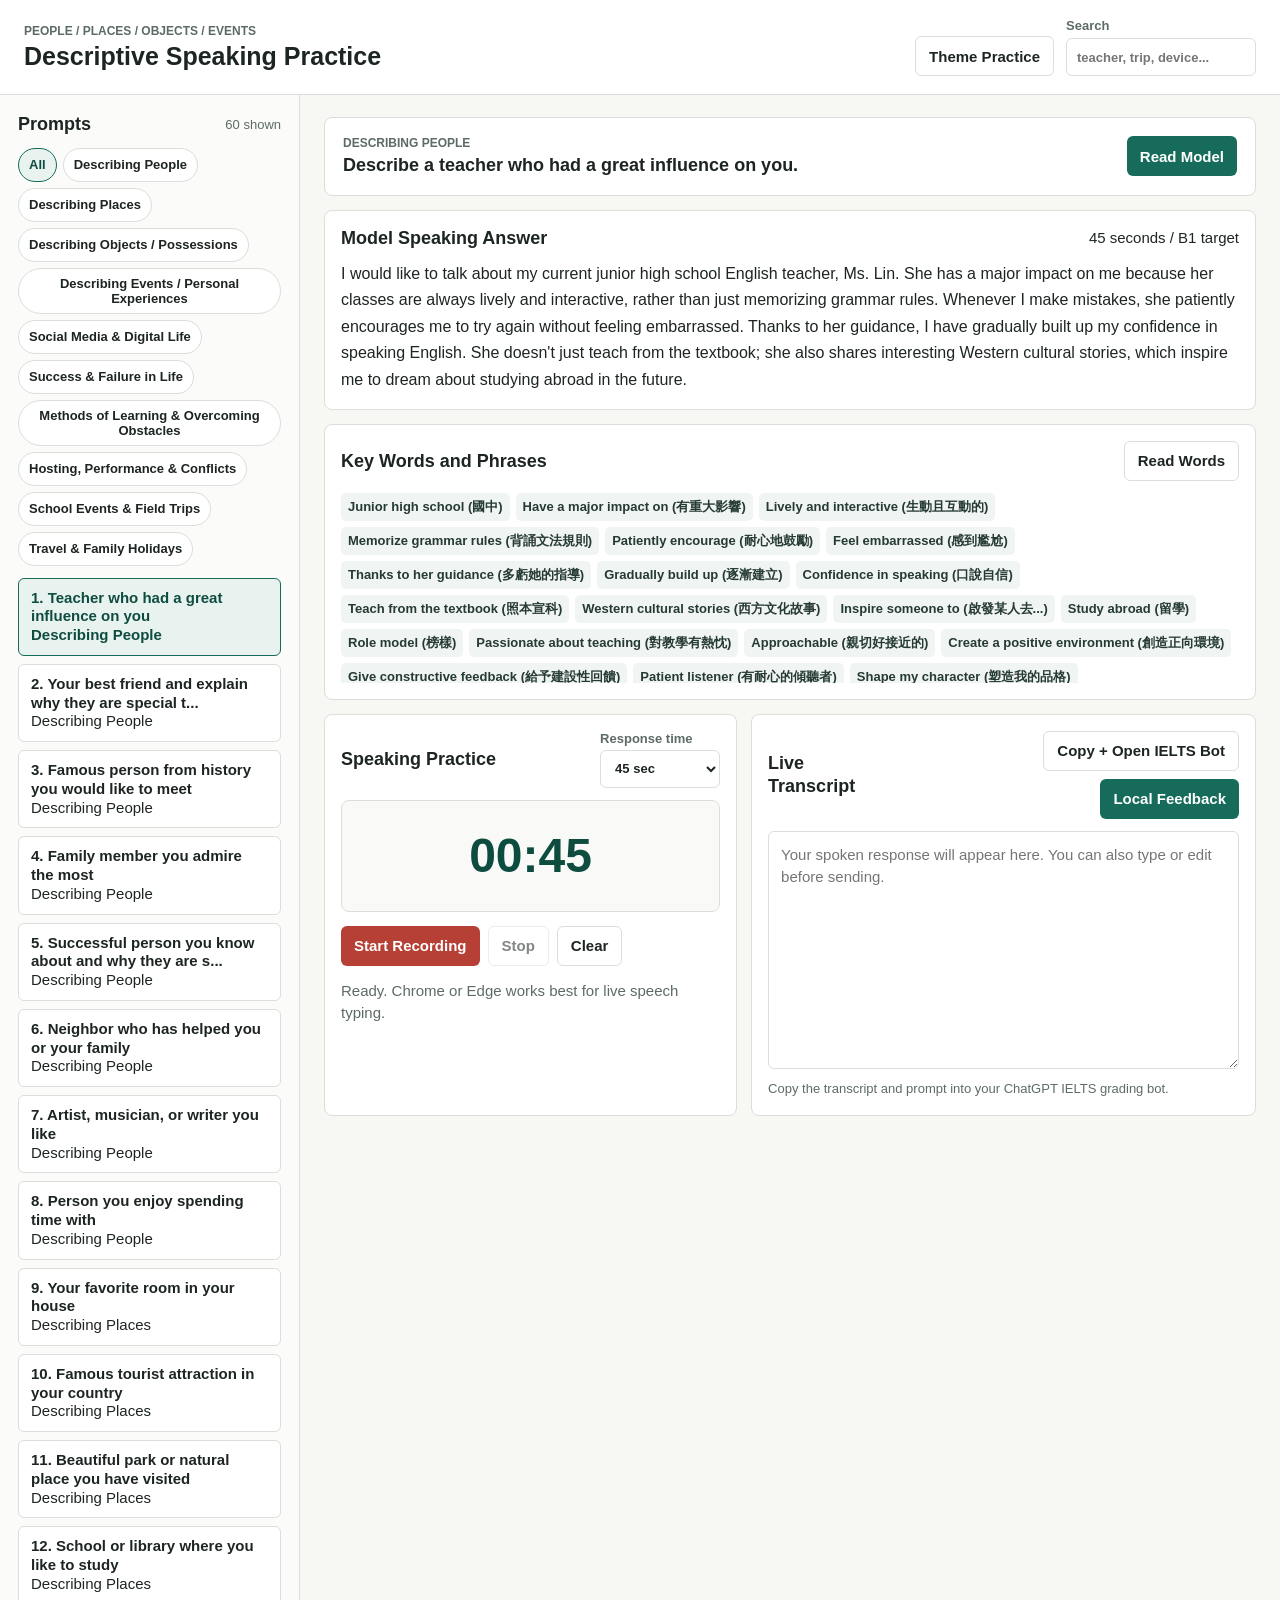
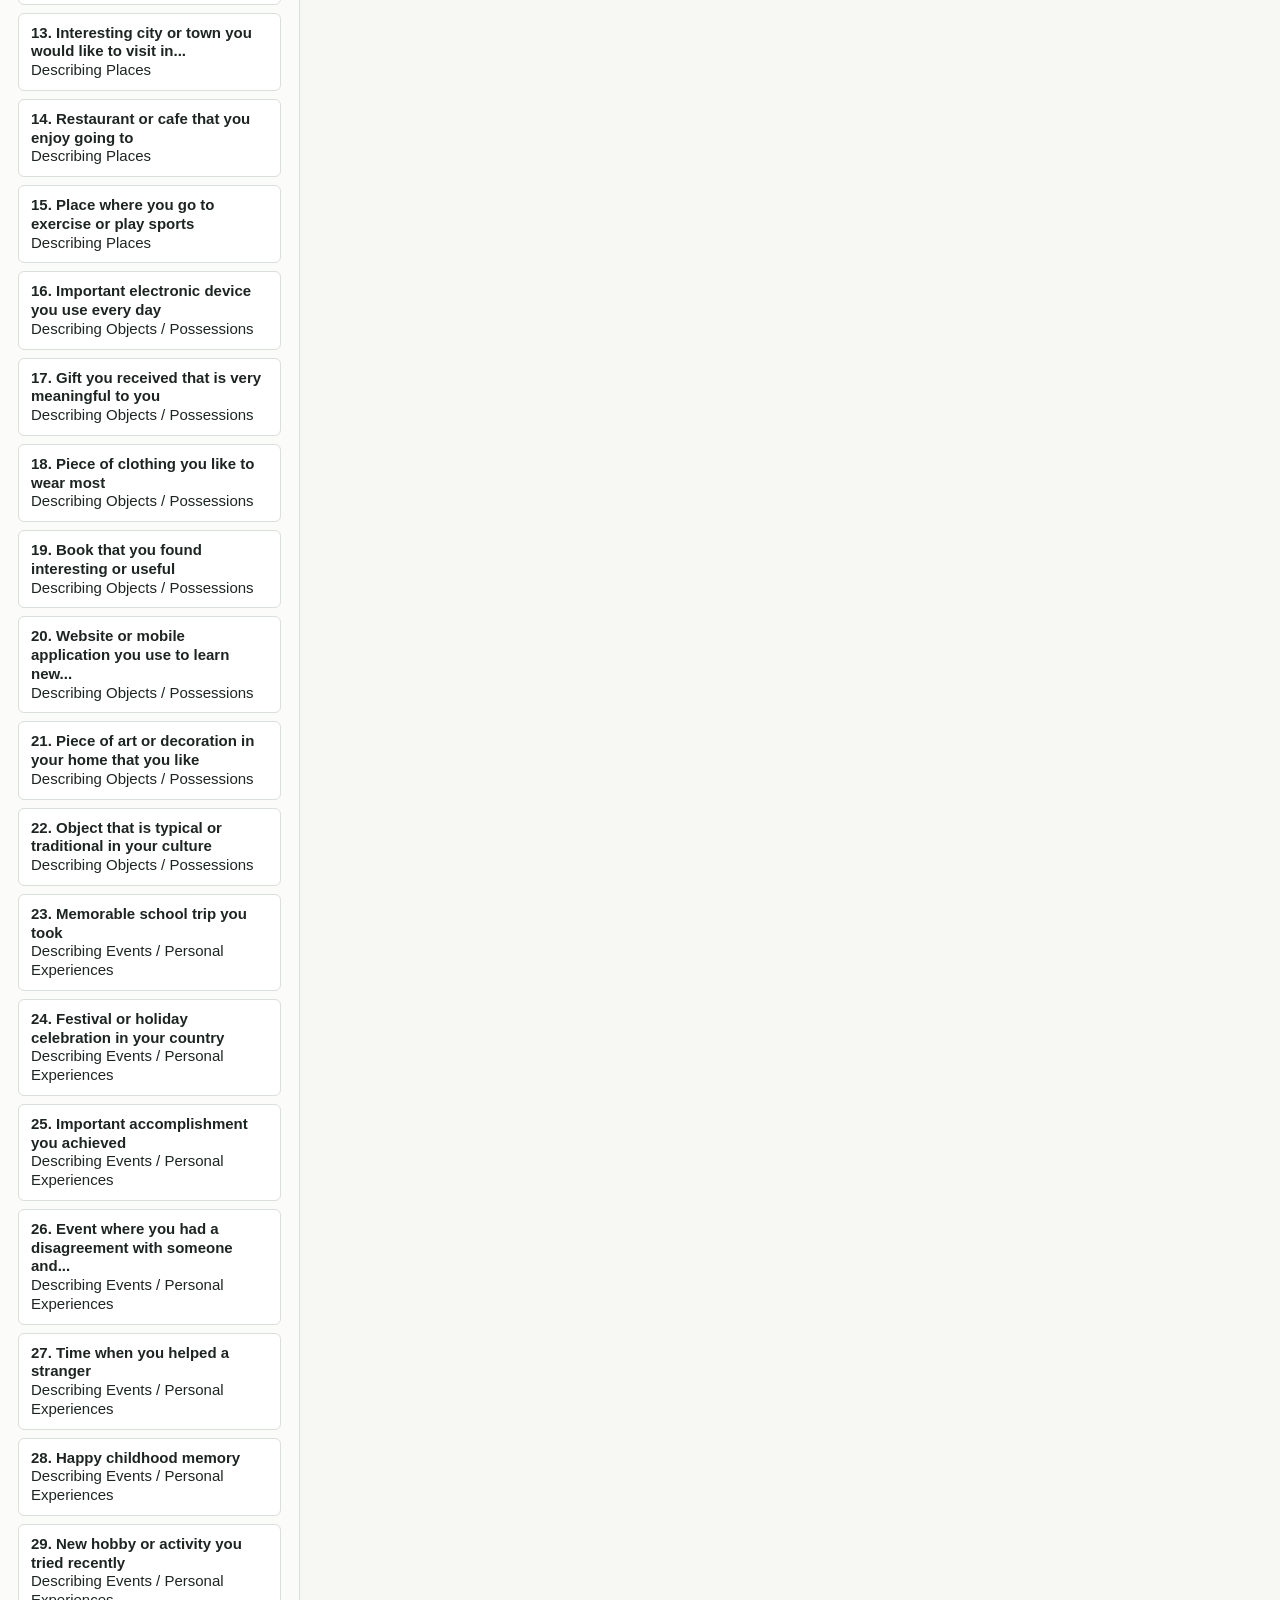
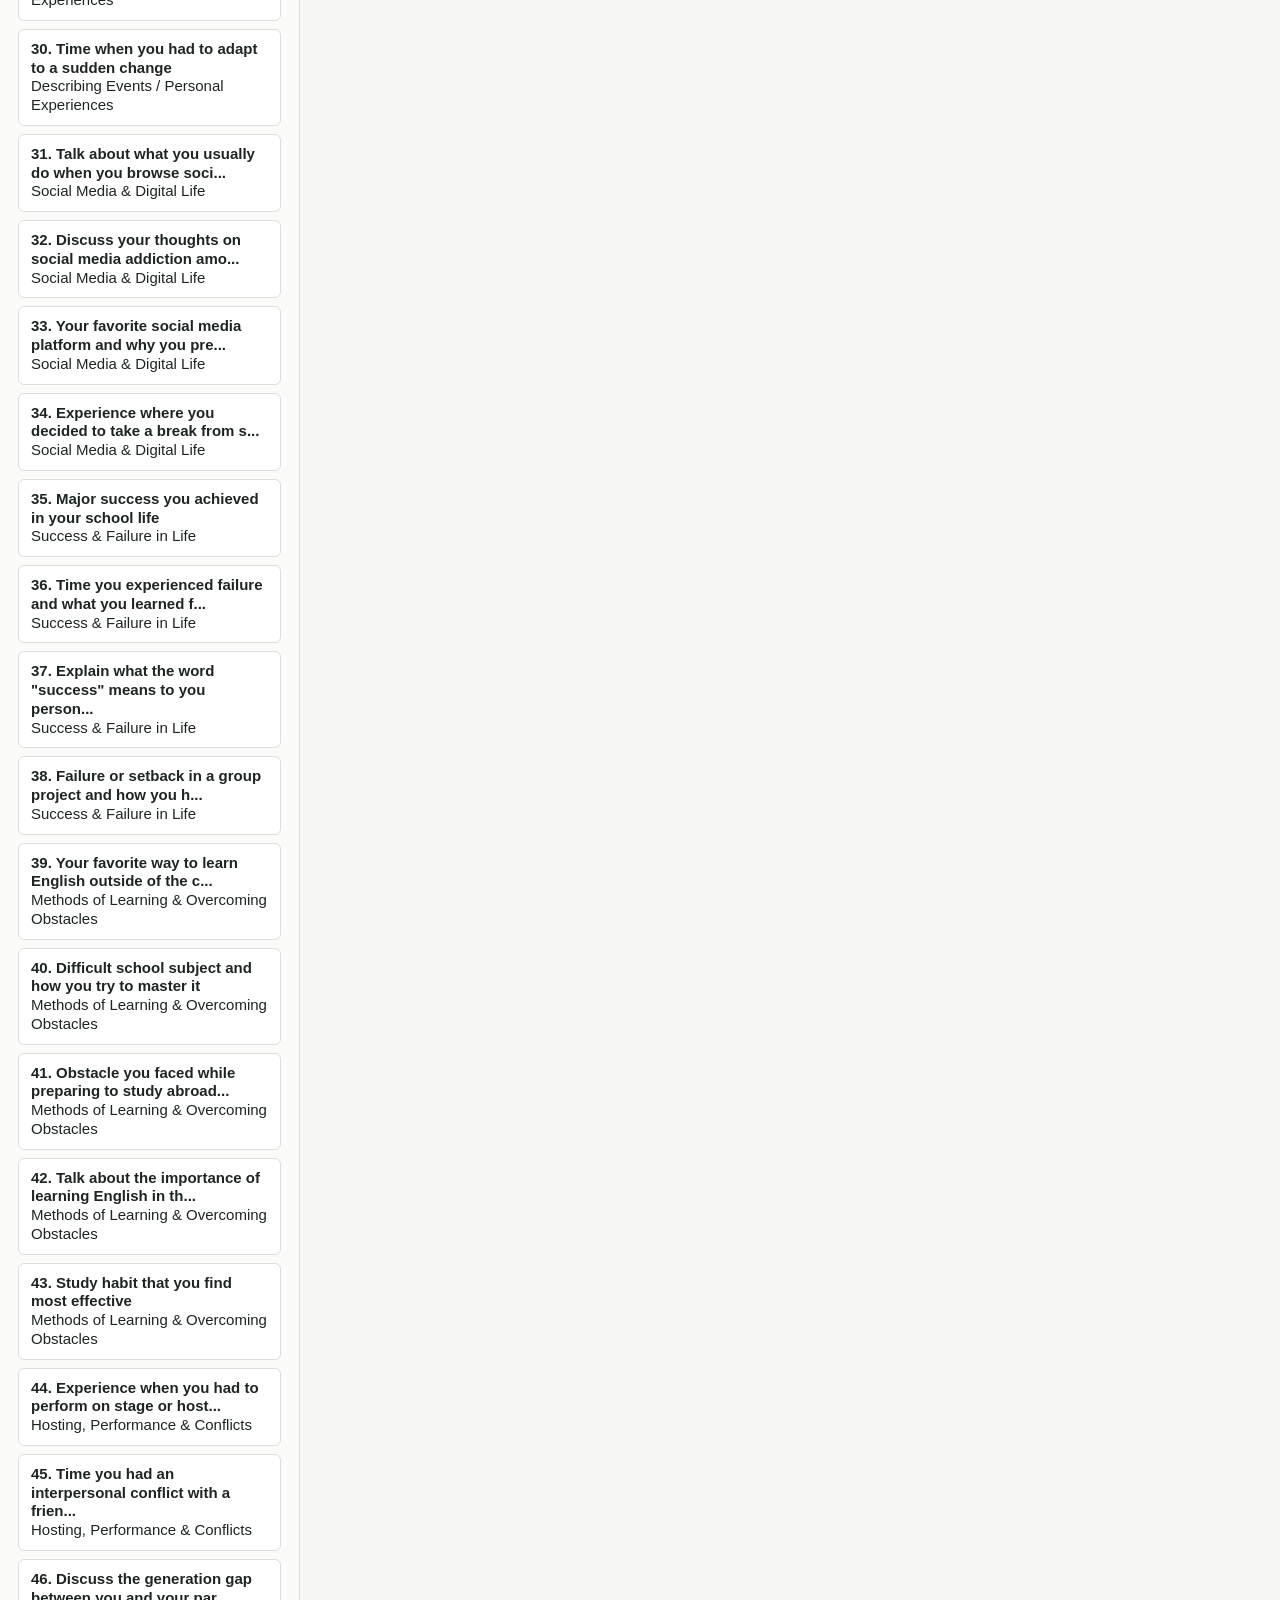
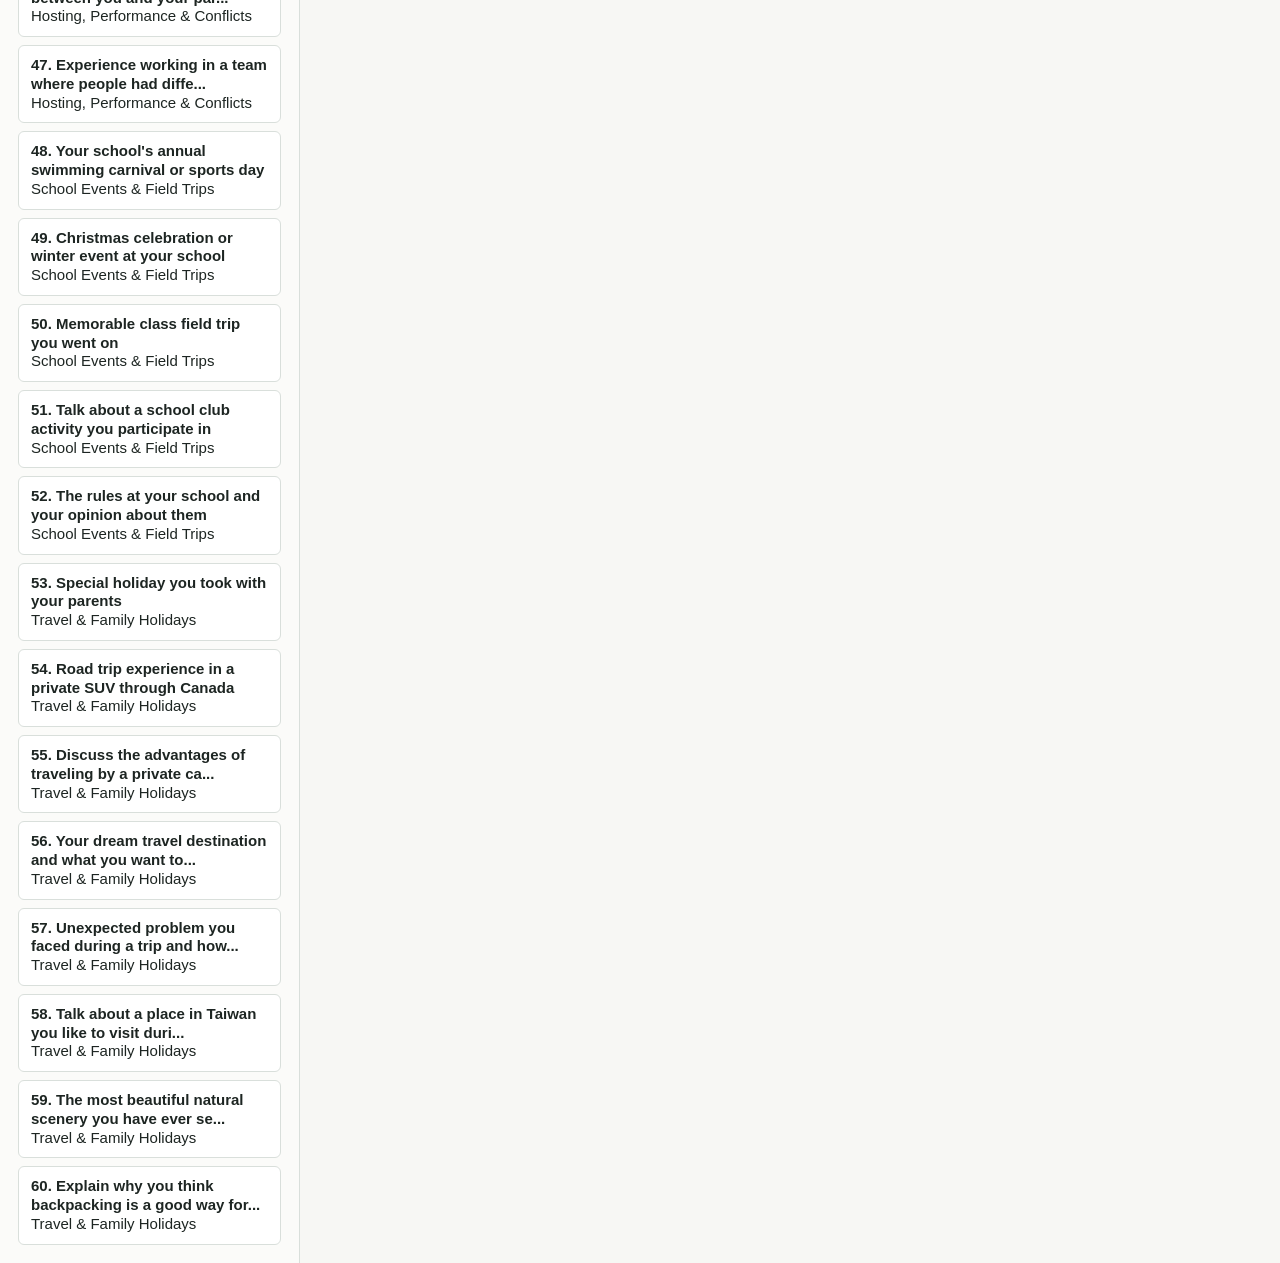
<file: descriptive-speaking.html>
<!doctype html>
<html lang="en">
  <head>
    <meta charset="utf-8">
    <meta name="viewport" content="width=device-width, initial-scale=1">
    <title>Descriptive Speaking Practice</title>
    <link rel="stylesheet" href="styles.css">
    <link rel="stylesheet" href="descriptive-speaking.css">
  </head>
  <body>
    <header class="topbar">
      <div>
        <p class="eyebrow">People / Places / Objects / Events</p>
        <h1>Descriptive Speaking Practice</h1>
      </div>
      <div class="top-actions">
        <a class="ghost-link" href="index.html">Theme Practice</a>
        <label class="search">
          <span>Search</span>
          <input id="searchInput" type="search" placeholder="teacher, trip, device...">
        </label>
      </div>
    </header>

    <main class="app-shell">
      <aside class="topic-panel" aria-label="Prompt board">
        <div class="panel-heading">
          <h2>Prompts</h2>
          <span id="topicCount"></span>
        </div>
        <div class="category-tabs" id="categoryTabs"></div>
        <div id="topicList" class="topic-list"></div>
      </aside>

      <section class="learning-panel" aria-label="Speaking content">
        <div class="prompt-band">
          <div>
            <p class="eyebrow" id="categoryLabel"></p>
            <h2 id="promptText"></h2>
          </div>
          <button id="readPromptBtn" class="primary-button" type="button">Read Model</button>
        </div>

        <section class="model-card">
          <div class="section-title">
            <h2>Model Speaking Answer</h2>
            <span>45 seconds / B1 target</span>
          </div>
          <p id="modelAnswer"></p>
        </section>

        <section class="keyword-card">
          <div class="section-title">
            <h2>Key Words and Phrases</h2>
            <button id="readKeywordsBtn" class="ghost-button" type="button">Read Words</button>
          </div>
          <div id="keywordGrid" class="keywords"></div>
        </section>

        <div class="practice-area">
          <section class="practice-box">
            <div class="section-title">
              <h2>Speaking Practice</h2>
              <label>
                Response time
                <select id="timeSelect">
                  <option value="30">30 sec</option>
                  <option value="45" selected>45 sec</option>
                  <option value="60">1 min</option>
                  <option value="90">1 min 30 sec</option>
                </select>
              </label>
            </div>
            <div class="timer-row">
              <div id="timerDisplay" class="timer">00:45</div>
              <div class="record-actions">
                <button id="recordBtn" class="danger-button" type="button">Start Recording</button>
                <button id="stopBtn" class="ghost-button" type="button" disabled>Stop</button>
                <button id="clearBtn" class="ghost-button" type="button">Clear</button>
              </div>
            </div>
            <p id="speechStatus" class="status-text">Ready. Chrome or Edge works best for live speech typing.</p>
            <audio id="audioPlayback" class="audio-playback" controls hidden></audio>
          </section>

          <section class="transcript-box">
            <div class="section-title">
              <h2>Live Transcript</h2>
              <div class="inline-actions">
                <button id="gptBotBtn" class="ghost-button" type="button">Copy + Open IELTS Bot</button>
                <button id="sendBtn" class="primary-button" type="button">Local Feedback</button>
              </div>
            </div>
            <textarea id="transcript" placeholder="Your spoken response will appear here. You can also type or edit before sending."></textarea>
            <p id="botStatus" class="status-text compact">Copy the transcript and prompt into your ChatGPT IELTS grading bot.</p>
          </section>
        </div>

        <section class="results-panel" id="resultsPanel" hidden>
          <div class="section-title">
            <h2>Practice Feedback</h2>
            <span id="gradeBadge" class="grade-badge"></span>
          </div>
          <div class="result-grid">
            <div>
              <h3>Organization Check</h3>
              <ul id="feedbackList"></ul>
            </div>
            <div>
              <h3>Suggested Revision Frame</h3>
              <p id="correctedText"></p>
            </div>
          </div>
          <div>
            <h3>Reference Model</h3>
            <p id="upgradedSample"></p>
          </div>
        </section>
      </section>
    </main>

    <script src="descriptive-data.js"></script>
    <script src="descriptive-speaking.js"></script>
  </body>
</html>
</file>
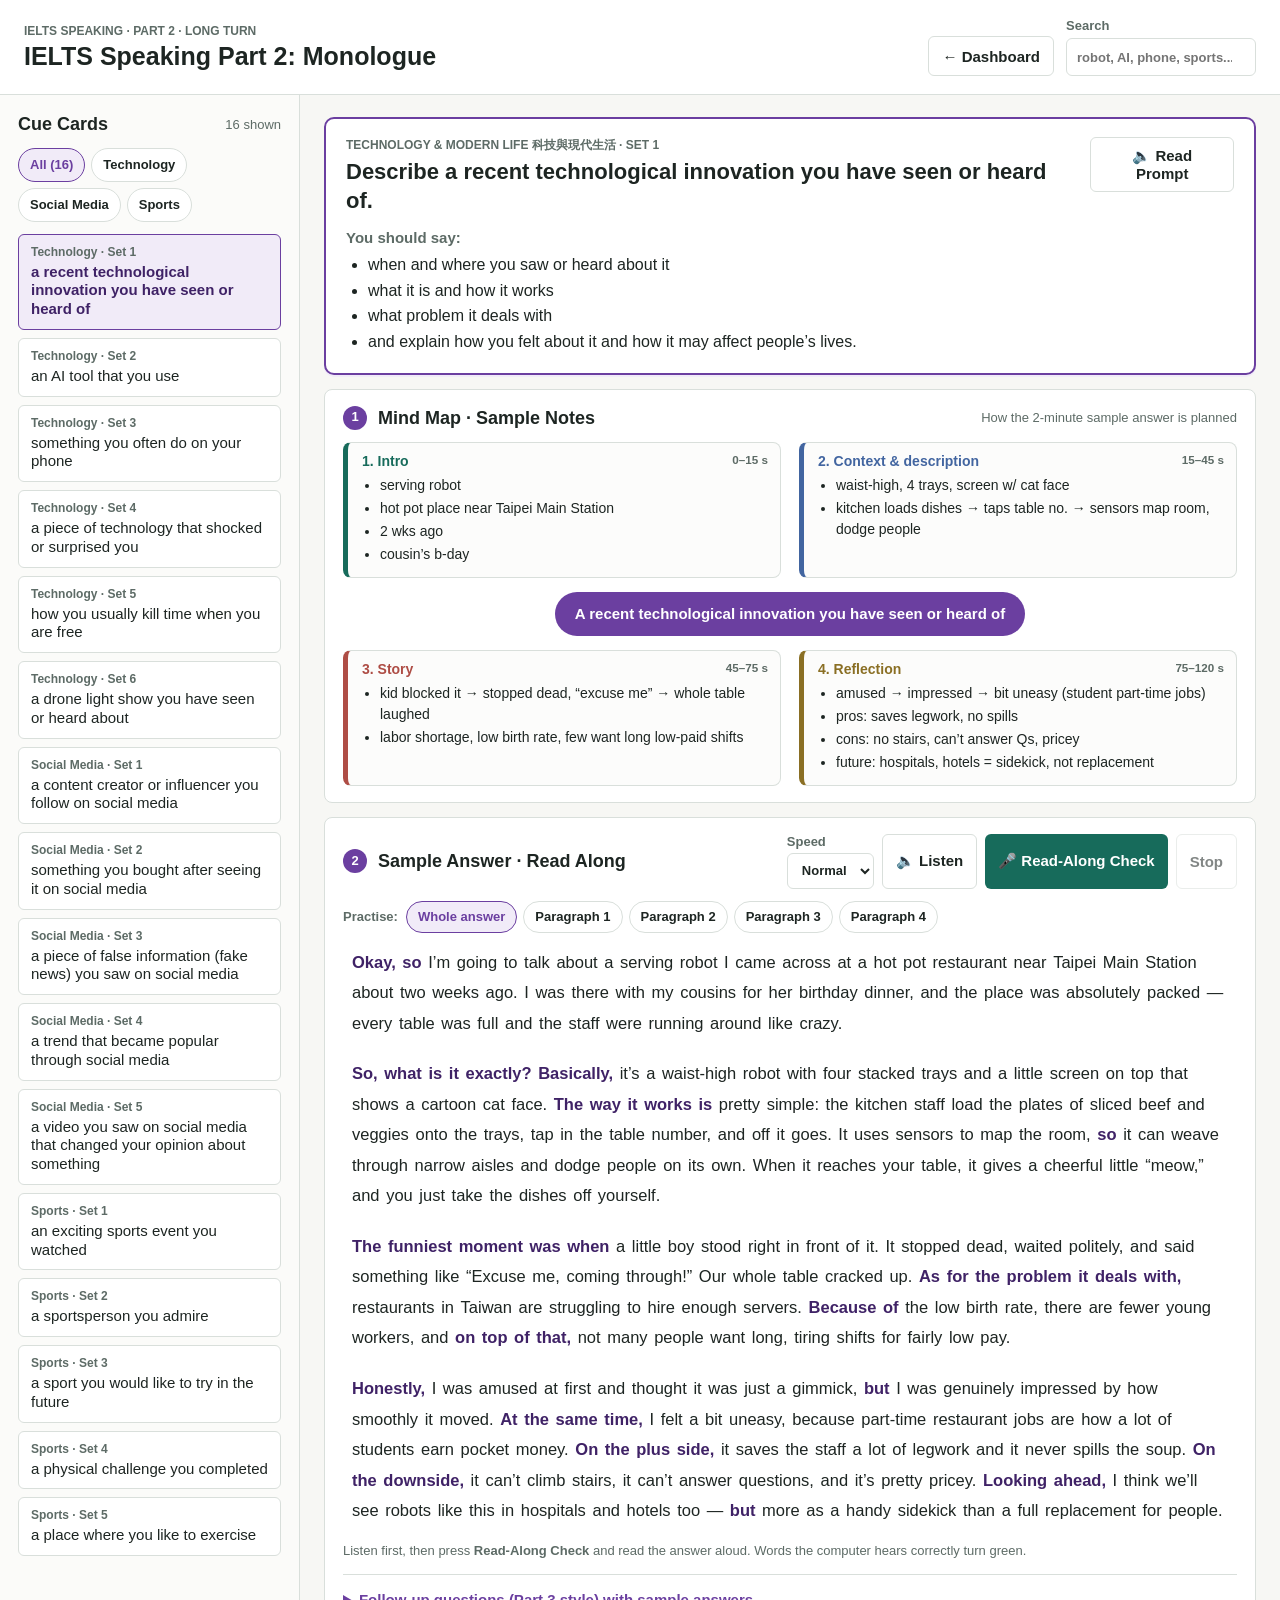
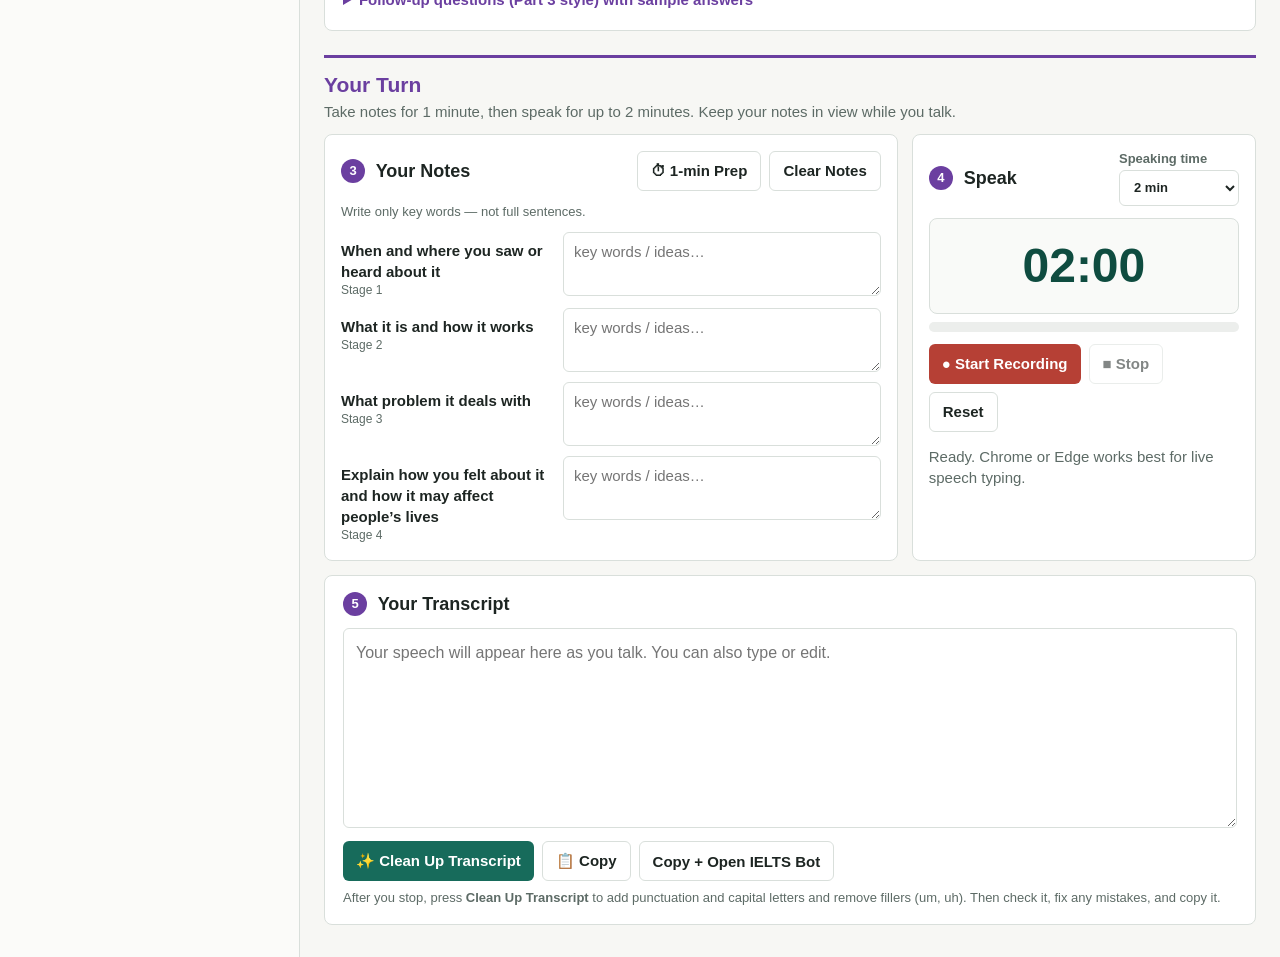
<file: ielts-part2.html>
<!doctype html>
<html lang="en">
  <head>
    <meta charset="utf-8">
    <meta name="viewport" content="width=device-width, initial-scale=1">
    <meta name="description" content="IELTS Speaking Part 2 monologue practice: cue cards, mind-map notes, read-along sample answers, note taking, timed recording and live transcription.">
    <title>IELTS Speaking Part 2: Monologue | Jennifer's English Class</title>
    <link rel="stylesheet" href="styles.css">
    <link rel="stylesheet" href="ielts-part2.css">
  </head>
  <body>
    <header class="topbar">
      <div>
        <p class="eyebrow">IELTS Speaking &middot; Part 2 &middot; Long Turn</p>
        <h1>IELTS Speaking Part 2: Monologue</h1>
      </div>
      <div class="top-actions">
        <a class="ghost-link" href="https://jenniferenglishteacher.github.io/GEPT-PET-FCE-TOEFL-IELTS-agree-disagree-speaking/dashboard.html">&larr; Dashboard</a>
        <label class="search">
          <span>Search</span>
          <input id="searchInput" type="search" placeholder="robot, AI, phone, sports..." autocomplete="off">
        </label>
      </div>
    </header>

    <main class="app-shell">
      <aside class="topic-panel" aria-label="Cue cards">
        <div class="panel-heading">
          <h2>Cue Cards</h2>
          <span id="topicCount"></span>
        </div>
        <div class="category-tabs" id="themeTabs" role="group" aria-label="Theme"></div>
        <div id="topicList" class="topic-list"></div>
      </aside>

      <section class="learning-panel" aria-label="Part 2 practice">

        <!-- 1. Cue card -->
        <section class="cue-card">
          <div class="cue-head">
            <div>
              <p class="eyebrow" id="themeLabel"></p>
              <h2 id="cueTitle"></h2>
            </div>
            <button id="readCueBtn" class="ghost-button" type="button">&#128264; Read Prompt</button>
          </div>
          <p class="cue-say">You should say:</p>
          <ul id="cueList" class="cue-list"></ul>
        </section>

        <!-- 2. Mind map -->
        <section class="card">
          <div class="section-title">
            <h2><span class="step">1</span> Mind Map &middot; Sample Notes</h2>
            <span class="hint">How the 2-minute sample answer is planned</span>
          </div>
          <div id="mindMap" class="mindmap"></div>
        </section>

        <!-- 3. Sample answer + read-along -->
        <section class="card">
          <div class="section-title">
            <h2><span class="step">2</span> Sample Answer &middot; Read Along</h2>
            <div class="inline-actions">
              <label class="mini-label">Speed
                <select id="rateSelect">
                  <option value="0.8">Slow</option>
                  <option value="0.92" selected>Normal</option>
                  <option value="1.05">Fast</option>
                </select>
              </label>
              <button id="listenBtn" class="ghost-button" type="button">&#128264; Listen</button>
              <button id="readAlongBtn" class="primary-button" type="button">&#127908; Read-Along Check</button>
              <button id="stopSampleBtn" class="ghost-button" type="button" disabled>Stop</button>
            </div>
          </div>
          <div class="scope-row">
            <span class="mini-label">Practise:</span>
            <div id="scopeChips" class="chips" role="group" aria-label="Which part to read"></div>
          </div>
          <div id="sampleAnswer" class="sample-answer"></div>
          <div class="accuracy" id="accuracyBox" hidden>
            <div class="accuracy-bar"><span id="accuracyFill"></span></div>
            <p id="accuracyText" class="status-text compact"></p>
            <p class="legend"><span class="w ok">matched</span> <span class="w miss">missed / unclear</span> <span class="w">not read yet</span></p>
          </div>
          <p id="sampleStatus" class="status-text compact">Listen first, then press <b>Read-Along Check</b> and read the answer aloud. Words the computer hears correctly turn green.</p>

          <details class="followups">
            <summary>Follow-up questions (Part 3 style) with sample answers</summary>
            <div id="followUpList"></div>
          </details>
        </section>

        <!-- 4. Your turn: notes + speaking -->
        <div class="turn-heading">
          <h2>Your Turn</h2>
          <p>Take notes for 1 minute, then speak for up to 2 minutes. Keep your notes in view while you talk.</p>
        </div>

        <div class="practice-area">
          <section class="practice-box">
            <div class="section-title">
              <h2><span class="step">3</span> Your Notes</h2>
              <div class="inline-actions">
                <button id="prepBtn" class="ghost-button" type="button">&#9201; 1-min Prep</button>
                <button id="clearNotesBtn" class="ghost-button" type="button">Clear Notes</button>
              </div>
            </div>
            <p id="prepStatus" class="status-text compact prep-status">Write only key words &mdash; not full sentences.</p>
            <div id="notesGrid" class="notes-grid"></div>
          </section>

          <section class="practice-box">
            <div class="section-title">
              <h2><span class="step">4</span> Speak</h2>
              <label class="mini-label">Speaking time
                <select id="timeSelect">
                  <option value="60">1 min</option>
                  <option value="90">1 min 30 sec</option>
                  <option value="120" selected>2 min</option>
                </select>
              </label>
            </div>
            <div id="timerDisplay" class="timer">02:00</div>
            <div class="timer-progress"><span id="timerFill"></span></div>
            <div class="record-actions">
              <button id="recordBtn" class="danger-button" type="button">&#9679; Start Recording</button>
              <button id="stopBtn" class="ghost-button" type="button" disabled>&#9632; Stop</button>
              <button id="resetBtn" class="ghost-button" type="button">Reset</button>
            </div>
            <p id="speechStatus" class="status-text">Ready. Chrome or Edge works best for live speech typing.</p>
            <audio id="audioPlayback" class="audio-playback" controls hidden></audio>
          </section>
        </div>

        <!-- 5. Transcript -->
        <section class="card transcript-card">
          <div class="section-title">
            <h2><span class="step">5</span> Your Transcript</h2>
            <span id="statsText" class="hint"></span>
          </div>
          <textarea id="transcript" placeholder="Your speech will appear here as you talk. You can also type or edit."></textarea>
          <div class="transcript-actions">
            <button id="cleanBtn" class="primary-button" type="button">&#10024; Clean Up Transcript</button>
            <button id="restoreBtn" class="ghost-button" type="button" hidden>&#8634; Show Original</button>
            <button id="copyBtn" class="ghost-button" type="button">&#128203; Copy</button>
            <button id="botBtn" class="ghost-button" type="button">Copy + Open IELTS Bot</button>
          </div>
          <p id="transcriptStatus" class="status-text compact">After you stop, press <b>Clean Up Transcript</b> to add punctuation and capital letters and remove fillers (um, uh). Then check it, fix any mistakes, and copy it.</p>
        </section>
      </section>
    </main>

    <script src="ielts-part2-data.js"></script>
    <script src="ielts-part2.js"></script>
  </body>
</html>
</file>
<file: styles.css>
:root {
  color-scheme: light;
  --bg: #f7f7f4;
  --surface: #ffffff;
  --surface-strong: #f0f4f2;
  --ink: #1d2522;
  --muted: #5d6b66;
  --line: #d9dfdb;
  --accent: #176b5b;
  --accent-dark: #0f4c40;
  --danger: #b64035;
  --gold: #8a6f24;
  --focus: #2b6cb0;
}

* {
  box-sizing: border-box;
}

body {
  margin: 0;
  min-height: 100vh;
  background: var(--bg);
  color: var(--ink);
  font-family: Arial, Helvetica, sans-serif;
  font-size: 15px;
}

button,
input,
select,
textarea {
  font: inherit;
}

button {
  border: 0;
  cursor: pointer;
}

button:disabled {
  cursor: not-allowed;
  opacity: 0.55;
}

.topbar {
  min-height: 88px;
  display: flex;
  align-items: center;
  justify-content: space-between;
  gap: 20px;
  padding: 18px 24px;
  border-bottom: 1px solid var(--line);
  background: var(--surface);
}

.eyebrow {
  margin: 0 0 4px;
  color: var(--muted);
  font-size: 12px;
  font-weight: 700;
  letter-spacing: 0;
  text-transform: uppercase;
}

h1,
h2,
h3,
p {
  margin-top: 0;
}

h1 {
  margin-bottom: 0;
  font-size: 25px;
  line-height: 1.15;
}

h2 {
  margin-bottom: 0;
  font-size: 18px;
  line-height: 1.25;
}

h3 {
  margin-bottom: 8px;
  font-size: 15px;
}

.top-actions {
  display: flex;
  align-items: end;
  gap: 12px;
}

.search {
  display: grid;
  gap: 5px;
  color: var(--muted);
  font-size: 13px;
  font-weight: 700;
}

.search input,
select {
  min-height: 38px;
  border: 1px solid var(--line);
  border-radius: 6px;
  padding: 8px 10px;
  background: #fff;
  color: var(--ink);
}

.app-shell {
  display: grid;
  grid-template-columns: 300px minmax(0, 1fr);
  min-height: calc(100vh - 88px);
}

.topic-panel {
  border-right: 1px solid var(--line);
  background: #fbfbf9;
  padding: 18px;
  overflow: auto;
}

.panel-heading,
.section-title {
  display: flex;
  align-items: center;
  justify-content: space-between;
  gap: 14px;
  margin-bottom: 12px;
}

.panel-heading span {
  color: var(--muted);
  font-size: 13px;
}

.topic-list {
  display: grid;
  gap: 8px;
}

.topic-button {
  width: 100%;
  min-height: 44px;
  padding: 10px 12px;
  border: 1px solid var(--line);
  border-radius: 6px;
  background: var(--surface);
  color: var(--ink);
  text-align: left;
  line-height: 1.25;
}

.topic-button[aria-current="true"] {
  border-color: var(--accent);
  background: #e8f2ef;
  color: var(--accent-dark);
  font-weight: 700;
}

.learning-panel {
  min-width: 0;
  padding: 22px 24px 32px;
  overflow: auto;
}

.prompt-band {
  display: flex;
  align-items: center;
  justify-content: space-between;
  gap: 20px;
  padding: 18px;
  border: 1px solid var(--line);
  border-radius: 8px;
  background: var(--surface);
}

.viewpoint-grid {
  display: grid;
  grid-template-columns: repeat(3, minmax(0, 1fr));
  gap: 12px;
  margin: 16px 0;
}

.viewpoint {
  min-height: 180px;
  border: 1px solid var(--line);
  border-radius: 8px;
  background: var(--surface);
  padding: 14px;
}

.viewpoint h3 {
  color: var(--accent-dark);
}

.viewpoint ul {
  margin: 0 0 12px 18px;
  padding: 0;
}

.viewpoint li {
  margin-bottom: 5px;
}

.keywords {
  display: flex;
  flex-wrap: wrap;
  gap: 6px;
}

.keyword {
  padding: 5px 7px;
  border-radius: 5px;
  background: var(--surface-strong);
  color: #263a35;
  font-size: 13px;
  font-weight: 700;
}

.practice-area {
  display: grid;
  grid-template-columns: minmax(280px, 0.9fr) minmax(320px, 1.1fr);
  gap: 14px;
  align-items: stretch;
}

.practice-box,
.transcript-box,
.results-panel {
  border: 1px solid var(--line);
  border-radius: 8px;
  background: var(--surface);
  padding: 16px;
}

.section-title label {
  display: grid;
  gap: 4px;
  color: var(--muted);
  font-size: 13px;
  font-weight: 700;
}

.timer-row {
  display: grid;
  gap: 14px;
}

.timer {
  display: grid;
  place-items: center;
  min-height: 112px;
  border: 1px solid var(--line);
  border-radius: 8px;
  background: #f9faf8;
  font-size: 48px;
  font-weight: 700;
  color: var(--accent-dark);
}

.record-actions {
  display: flex;
  flex-wrap: wrap;
  gap: 8px;
}

.inline-actions {
  display: flex;
  flex-wrap: wrap;
  justify-content: flex-end;
  gap: 8px;
}

.primary-button,
.ghost-button,
.danger-button {
  min-height: 40px;
  border-radius: 6px;
  padding: 9px 13px;
  font-weight: 700;
}

.ghost-link {
  display: inline-flex;
  min-height: 40px;
  align-items: center;
  border: 1px solid var(--line);
  border-radius: 6px;
  padding: 9px 13px;
  background: var(--surface);
  color: var(--ink);
  font-weight: 700;
  text-decoration: none;
}

.primary-button {
  background: var(--accent);
  color: #fff;
}

.danger-button {
  background: var(--danger);
  color: #fff;
}

.ghost-button {
  border: 1px solid var(--line);
  background: var(--surface);
  color: var(--ink);
}

.status-text {
  margin: 14px 0 0;
  color: var(--muted);
  line-height: 1.45;
}

.status-text.compact {
  margin-top: 8px;
  font-size: 13px;
}

.status-text.warning {
  color: #8a3d18;
  font-weight: 700;
}

.status-text.active {
  color: var(--accent-dark);
  font-weight: 700;
}

.audio-playback {
  width: 100%;
  margin-top: 12px;
}

textarea {
  width: 100%;
  min-height: 238px;
  resize: vertical;
  border: 1px solid var(--line);
  border-radius: 6px;
  padding: 12px;
  line-height: 1.5;
}

.results-panel {
  margin-top: 14px;
}

.result-grid {
  display: grid;
  grid-template-columns: 1fr 1fr;
  gap: 16px;
}

.grade-badge {
  min-width: 92px;
  border-radius: 999px;
  padding: 7px 10px;
  background: #f7efd7;
  color: var(--gold);
  text-align: center;
  font-weight: 700;
}

#feedbackList {
  margin: 0 0 0 18px;
  padding: 0;
}

#feedbackList li {
  margin-bottom: 6px;
}

#upgradedSample {
  max-height: 360px;
  overflow: auto;
  white-space: pre-wrap;
  line-height: 1.5;
  padding: 12px;
  border: 1px solid var(--line);
  border-radius: 6px;
  background: #fbfbf9;
}

@media (max-width: 980px) {
  .topbar,
  .top-actions,
  .prompt-band,
  .section-title {
    align-items: stretch;
    flex-direction: column;
  }

  .app-shell,
  .practice-area,
  .result-grid {
    grid-template-columns: 1fr;
  }

  .topic-panel {
    max-height: 260px;
    border-right: 0;
    border-bottom: 1px solid var(--line);
  }

  .viewpoint-grid {
    grid-template-columns: 1fr;
  }

  .timer {
    font-size: 40px;
  }
}
</file>
<file: descriptive-speaking.css>
.ghost-link {
  display: inline-flex;
  min-height: 40px;
  align-items: center;
  border: 1px solid var(--line);
  border-radius: 6px;
  padding: 9px 13px;
  background: var(--surface);
  color: var(--ink);
  font-weight: 700;
  text-decoration: none;
}

.category-tabs {
  display: flex;
  flex-wrap: wrap;
  gap: 6px;
  margin-bottom: 12px;
}

.category-tab {
  min-height: 34px;
  border: 1px solid var(--line);
  border-radius: 999px;
  padding: 7px 10px;
  background: var(--surface);
  color: var(--ink);
  font-size: 13px;
  font-weight: 700;
}

.category-tab[aria-pressed="true"] {
  border-color: var(--accent);
  background: #e8f2ef;
  color: var(--accent-dark);
}

.model-card,
.keyword-card {
  margin-top: 14px;
  border: 1px solid var(--line);
  border-radius: 8px;
  background: var(--surface);
  padding: 16px;
}

.model-card p {
  margin-bottom: 0;
  line-height: 1.65;
  font-size: 16px;
}

.keyword-card .keywords {
  max-height: 190px;
  overflow: auto;
}

.practice-area {
  margin-top: 14px;
}

#correctedText,
#upgradedSample {
  white-space: pre-wrap;
  line-height: 1.55;
}

@media (max-width: 980px) {
  .ghost-link {
    justify-content: center;
  }
}
</file>
<file: ielts-part2.css>
/* IELTS Speaking Part 2 page — builds on styles.css */
:root { --p2: #6b3fa0; --p2-soft: #f1ebf8; --ok: #1f7a4d; --ok-bg: #dff3e8; --miss: #b3261e; --miss-bg: #fde4e1; }

.ghost-link { display: inline-flex; min-height: 40px; align-items: center; border: 1px solid var(--line); border-radius: 6px; padding: 9px 13px; background: var(--surface); color: var(--ink); font-weight: 700; text-decoration: none; }
:focus-visible { outline: 3px solid var(--focus); outline-offset: 2px; }

.category-tabs { display: flex; flex-wrap: wrap; gap: 6px; margin-bottom: 12px; }
.category-tab { min-height: 34px; border: 1px solid var(--line); border-radius: 999px; padding: 7px 11px; background: var(--surface); color: var(--ink); font-size: 13px; font-weight: 700; }
.category-tab[aria-pressed="true"] { border-color: var(--p2); background: var(--p2-soft); color: var(--p2); }
.topic-button .set { display: block; color: var(--muted); font-size: 12px; font-weight: 700; margin-bottom: 3px; }
.topic-button[aria-current="true"] { border-color: var(--p2); background: var(--p2-soft); color: #3f2266; }

.learning-panel { display: grid; gap: 14px; align-content: start; }
.card { border: 1px solid var(--line); border-radius: 8px; background: var(--surface); padding: 16px 18px; }
.hint { color: var(--muted); font-size: 13px; }
.step { display: inline-grid; place-items: center; width: 24px; height: 24px; margin-right: 6px; border-radius: 50%; background: var(--p2); color: #fff; font-size: 13px; vertical-align: 2px; }
.mini-label { display: inline-flex; align-items: center; gap: 6px; color: var(--muted); font-size: 13px; font-weight: 700; }
.mini-label select { min-height: 36px; }

/* Cue card */
.cue-card { border: 2px solid var(--p2); border-radius: 10px; background: #fff; padding: 18px 20px; box-shadow: 0 2px 0 var(--p2-soft); }
.cue-head { display: flex; justify-content: space-between; align-items: flex-start; gap: 16px; }
.cue-head h2 { font-size: 22px; line-height: 1.3; }
.cue-say { margin: 14px 0 6px; font-weight: 700; color: var(--muted); }
.cue-list { margin: 0; padding-left: 22px; font-size: 16px; line-height: 1.6; }

/* Mind map */
.mindmap { display: grid; grid-template-columns: 1fr 1fr; grid-template-areas: "a b" "c c" "d e"; gap: 14px 18px; position: relative; }
.mm-center { grid-area: c; justify-self: center; max-width: 520px; padding: 12px 20px; border-radius: 999px; background: var(--p2); color: #fff; font-weight: 700; text-align: center; line-height: 1.35; position: relative; z-index: 1; }
.mm-branch { border: 1px solid var(--line); border-left: 5px solid var(--c); border-radius: 8px; padding: 10px 12px 10px 14px; background: #fcfcfb; position: relative; }
.mm-branch:nth-of-type(2) { grid-area: a; } .mm-branch:nth-of-type(3) { grid-area: b; }
.mm-branch:nth-of-type(4) { grid-area: d; } .mm-branch:nth-of-type(5) { grid-area: e; }
.mm-branch h3 { display: flex; justify-content: space-between; gap: 8px; margin: 0 0 6px; color: var(--c); font-size: 14px; }
.mm-branch h3 small { color: var(--muted); font-weight: 700; white-space: nowrap; }
.mm-branch ul { margin: 0; padding-left: 18px; font-size: 14px; line-height: 1.5; }
.mm-branch li { margin-bottom: 2px; }

/* Sample answer */
.scope-row { display: flex; align-items: center; flex-wrap: wrap; gap: 8px; margin-bottom: 10px; }
.chips { display: flex; flex-wrap: wrap; gap: 6px; }
.chip { min-height: 32px; padding: 5px 11px; border: 1px solid var(--line); border-radius: 999px; background: #fff; color: var(--ink); font-size: 13px; font-weight: 700; }
.chip[aria-pressed="true"] { border-color: var(--p2); background: var(--p2-soft); color: var(--p2); }
.sample-answer p { margin: 0 0 12px; font-size: 16.5px; line-height: 1.85; padding: 4px 8px; border-radius: 6px; }
.sample-answer p.dim { opacity: .38; }
.sample-answer strong { color: #3f2266; }
.w { border-radius: 3px; padding: 0 1px; transition: background-color .15s; }
.w.ok { background: var(--ok-bg); color: var(--ok); }
.w.miss { background: var(--miss-bg); color: var(--miss); text-decoration: underline wavy; text-decoration-thickness: 1px; }
.w.speaking { background: #ffe58a; }
.accuracy { margin-top: 4px; }
.accuracy-bar, .timer-progress { height: 10px; border-radius: 999px; background: #eceeec; overflow: hidden; }
.accuracy-bar span { display: block; height: 100%; width: 0; background: var(--ok); transition: width .3s; }
.legend { margin: 6px 0 0; font-size: 13px; display: flex; gap: 10px; flex-wrap: wrap; }
.legend .w { padding: 1px 6px; border: 1px solid var(--line); }

.followups { margin-top: 14px; border-top: 1px solid var(--line); padding-top: 10px; }
.followups summary { cursor: pointer; font-weight: 700; color: var(--p2); padding: 6px 0; }
.fu { margin: 10px 0 0; padding: 10px 12px; border-radius: 6px; background: #fbfbf9; border: 1px solid var(--line); }
.fu h3 { margin: 0 0 6px; display: flex; justify-content: space-between; gap: 10px; align-items: flex-start; }
.fu p { margin: 0; line-height: 1.6; }
.fu .ghost-button { min-height: 32px; padding: 4px 9px; font-size: 13px; flex-shrink: 0; }

/* Your turn */
.turn-heading { margin-top: 10px; padding-top: 14px; border-top: 3px solid var(--p2); }
.turn-heading h2 { font-size: 21px; color: var(--p2); }
.turn-heading p { margin: 4px 0 0; color: var(--muted); }
.practice-area { display: grid; grid-template-columns: minmax(0, 1.25fr) minmax(280px, .75fr); gap: 14px; margin: 0; }
.notes-grid { display: grid; gap: 10px; margin-top: 10px; }
.note-row { display: grid; grid-template-columns: minmax(130px, .8fr) minmax(0, 1.2fr); gap: 10px; align-items: start; }
.note-row label { font-weight: 700; line-height: 1.4; padding-top: 8px; }
.note-row label span { display: block; color: var(--muted); font-size: 12px; font-weight: 400; }
.note-row textarea { min-height: 64px; font-size: 15px; padding: 8px 10px; }
.prep-status.active { color: var(--p2); }
.timer { min-height: 96px; margin-bottom: 8px; }
.timer.warn { color: var(--danger); }
.timer-progress { margin-bottom: 12px; }
.timer-progress span { display: block; height: 100%; width: 0; background: var(--p2); transition: width 1s linear; }
.record-actions .danger-button.live { animation: pulse 1.2s infinite; }
@keyframes pulse { 50% { box-shadow: 0 0 0 6px rgba(182, 64, 53, .2); } }

.transcript-card textarea { min-height: 200px; font-size: 16px; }
.transcript-actions { display: flex; flex-wrap: wrap; gap: 8px; margin-top: 10px; }

@media (max-width: 980px) {
  .cue-head { flex-direction: column; }
  .practice-area { grid-template-columns: 1fr; }
  .section-title .inline-actions { justify-content: flex-start; }
}
@media (max-width: 640px) {
  .mindmap { grid-template-columns: 1fr; grid-template-areas: "c" "a" "b" "d" "e"; }
  .note-row { grid-template-columns: 1fr; gap: 4px; }
  .note-row label { padding-top: 0; }
  .learning-panel { padding: 16px 14px 28px; }
  .cue-head h2 { font-size: 19px; }
}
</file>
